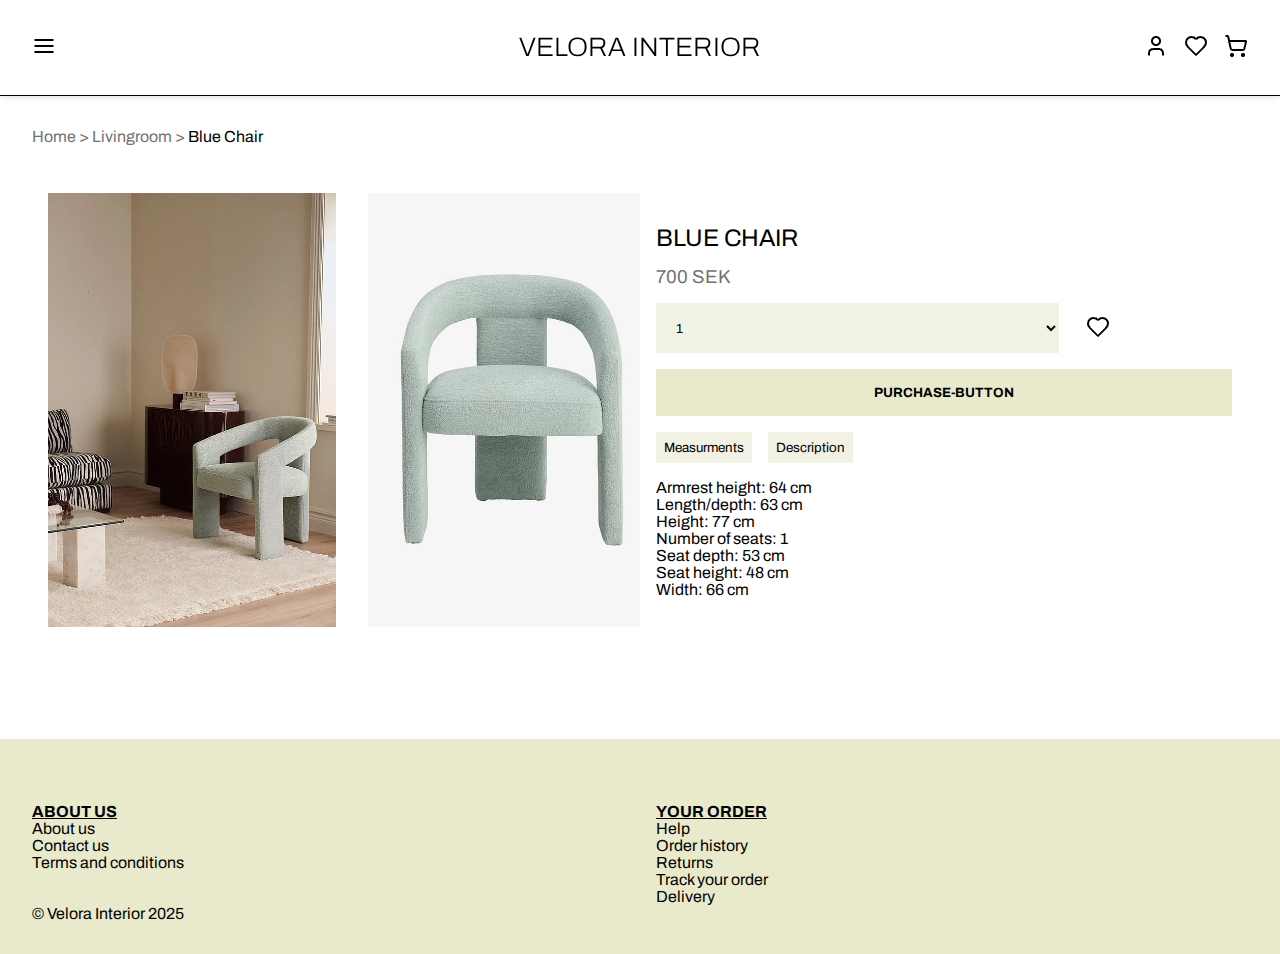
<file: chair.html>
<!DOCTYPE html>
<html lang="en">
  <head>
    <meta charset="UTF-8" />
    <meta name="viewport" content="width=device-width, initial-scale=1.0" />
    <title>Chair</title>
    <link rel="stylesheet" href="css/main.css" />
    

    <link rel="preconnect" href="https://fonts.googleapis.com" />
    <link rel="preconnect" href="https://fonts.gstatic.com" crossorigin />
    <link
      href="https://fonts.googleapis.com/css2?family=Archivo:ital,wght@0,100..900;1,100..900&display=swap"
      rel="stylesheet"
    />
  </head>
  <body>
    <header>
      <section class="menu">
        <div id="myhamburgermenu" class="hamburgermenu">
          <a
            href="javascript:void(0)"
            id="closebtnhamburger"
            onclick="closeHamburgerNav()"
            >&times;</a
          >
          <a href="livingroom.html">Livingroom</a>
          <a href="#">Bedroom</a>
          <a href="#">Kitchen</a>
          <a href="#">Bathroom</a>
          <a href="#">Hallway</a>
        </div>
        <button id="openbtnhamburger" onclick="openHamburgerNav()">
          <img src="img/align-justify.png" alt="hamburger" />
        </button>

        <a id="logo" href="index.html">VELORA INTERIOR</a>
        <div class="icons">
          <a href="#"> <img src="img/Lucide Icon.png" alt="Account" /></a>
          <a href="#"> <img src="img/Heart icon.png" alt="Like" /></a>
          <button id="openbtnshopping" onclick="openShoppingNav()">
            <img src="img/Shopping Cart Icon.png" alt="Shopping Cart" />
          </button>
        </div>

        <div id="myshoppingcart" class="shoppingcart">
          <a
            href="javascript:void(0)"
            id="closebtnshopping"
            onclick="closeShoppingNav()"
            >&times;</a
          >
          <p id="order">Basket</p>
          <div id="order-products"> 
            <div id="order-flex">
              <img src="img/chair1.webp" alt="blue chair">
              <p id="order-products-info">
                Blue Chair
                <br>
                700 kr
              </p>
              <button id="trashcan"><img src="img/trashcan.png" alt="trashcan"></button>
            </div>
          </div>

          <a id="checkout" href="checkout.html">checkout</a>
        </div>
      </section>
    </header>
    <main>
      <p id="direction">Home > Livingroom > <span class="direction-text">Blue Chair</span></p>
      <div class="chair-section">
        <div class="chair-container">
          <img src="img/chair.webp" alt="Chair 1" />
          <img src="img/chair1.webp" alt="Chair 2" />
          <img src="img/chair3.webp" alt="Chair 3" />
          <img src="img/chair4.webp" alt="Chair 4" />
          <img src="img/chair5.webp" alt="Chair 5" />
        </div>
        <div class="chair-info">
          <h2 class="product-name">Blue chair</h2>
          <h3 class="product-price2">700 SEK</h3>
          <div class="product-attributes">
            <!-- Inspiration from W3 Schools, Accesed: 26/02/25 https://www.w3schools.com/tags/tag_select.asp -->
            <select class="selectamount" id="amount">
              <option value="1">1</option>
              <option value="2">2</option>
              <option value="3">3</option>
              <option value="4">4</option>
              <option value="5">5</option>
            </select>
            <!-- End of inspiration from W3 schools -->
            <a id="hearticon-chair" href="#"> <img src="img/Heart icon.png" alt="Like" /></a>
        </div>
          <button id="purchase-button" type="button">purchase-button</button>
          <div id="product-info"> 
            <button id="information1" type="button">Measurments</button>
            <button id="information2" type="button">Description</button>
        </div>
        <p id="measurments"> 
          Armrest height: 64 cm
          <br>
          Length/depth: 63 cm
          <br>
          Height: 77 cm
          <br>
          Number of seats: 1
          <br>
          Seat depth: 53 cm
          <br>
          Seat height: 48 cm
          <br>
          Width: 66 cm </p>
        <p id="description">
          Modern design with upholstery in structured, firm chenille with a
          frame in plywood and solid wood. Foam filling 100% polyether with a max weight load of 100 kg.
          </p>
      </div>

    </main>
    <footer>
      <div class="linksfooter">
        <div class="about-us">
          <a href="#">About us</a>
          <p>
            About us
            <br />
            Contact us
            <br />
            Terms and conditions
          </p>
        </div>
        <div class="about-us">
          <a href="#">Your order</a>
          <p>
            Help
            <br />
            Order history
            <br />
            Returns
            <br />
            Track your order
            <br />
            Delivery
          </p>
        </div>
      </div>
      © Velora Interior 2025
    </footer>
    <script src="js/main.js" defer></script>
  </body>
</html>
</file>
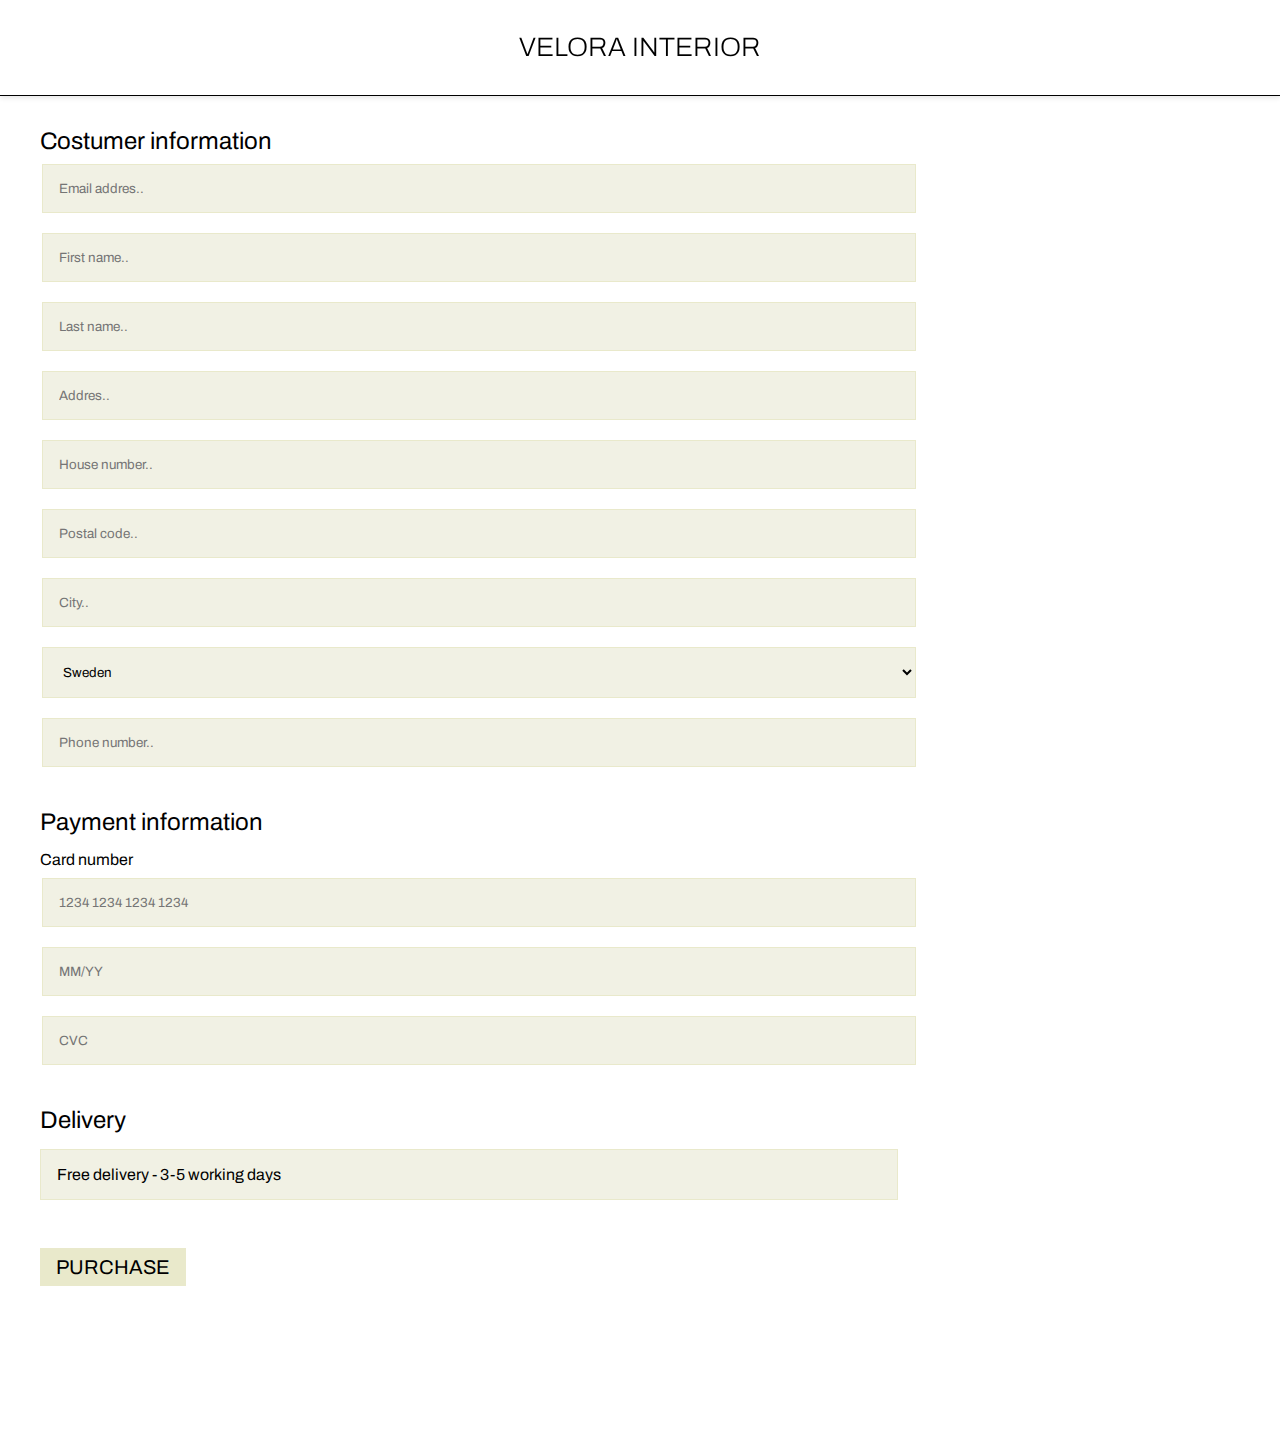
<file: checkout.html>
<!DOCTYPE html>
<html lang="en">
  <head>
    <meta charset="UTF-8" />
    <meta name="viewport" content="width=device-width, initial-scale=1.0" />
    <title>Checkout</title>
    <link rel="stylesheet" href="css/main.css" />
    <script src="js/main.js" defer></script>

    <link rel="preconnect" href="https://fonts.googleapis.com" />
    <link rel="preconnect" href="https://fonts.gstatic.com" crossorigin />
    <link
      href="https://fonts.googleapis.com/css2?family=Archivo:ital,wght@0,100..900;1,100..900&display=swap"
      rel="stylesheet"
    />
  </head>
  <body>
    <header>
      <section class="menu">
        <a id="logo" href="index.html">VELORA INTERIOR</a>
      </section>
    </header>
    <main class="checkout-page">
      <div id="order-products"></div>
      <h2>Costumer information</h2>
      <div class="costumerinfo">
        <form>
          <input
            type="text"
            id="email"
            name="emailaddres"
            placeholder="Email addres.."
          />
          <br />
          <input
            type="text"
            id="fname"
            name="firstname"
            placeholder="First name.."
          />
          <input
            type="text"
            id="lname"
            name="lastname"
            placeholder="Last name.."
          />
          <br />
          <input
            type="text"
            id="addres"
            name="address"
            placeholder="Addres.."
          />
          <input
            type="text"
            id="hnumber"
            name="housenumber"
            placeholder="House number.."
          />
          <br />
          <input
            type="text"
            id="pcode"
            name="postalcode"
            placeholder="Postal code.."
          />
          <br />
          <input type="text" id="city" name="city" placeholder="City.." />
          <select name="country" id="country">
            <option value="swe">Sweden</option>
            <option value="dk">Denmark</option>
            <option value="nr">Norway</option>
            <option value="fi">Finland</option>
          </select>
          <input
            type="text"
            id="number"
            name="number"
            placeholder="Phone number.."
          />
        </form>
      </div>

      <h2>Payment information</h2>
      <div class="cardinfo">
        <form>
          <p class="cardnumber">Card number</p>
          <input
            type="text"
            id="card"
            name="cardnumber"
            placeholder="1234 1234 1234 1234"
          />
          <input
            type="text"
            id="monthyear"
            name="monthyear"
            placeholder="MM/YY"
          />
          <input type="text" id="cvc" name="cvc" placeholder="CVC" />
        </form>
      </div>
      <h2>Delivery</h2>
      <p class="deliveryinfo">Free delivery - 3-5 working days</p>
      <div>
        <button id="payment"><a href="payment.html">Purchase</a></button>
      </div>
    </main>
  </body>
</html>
</file>
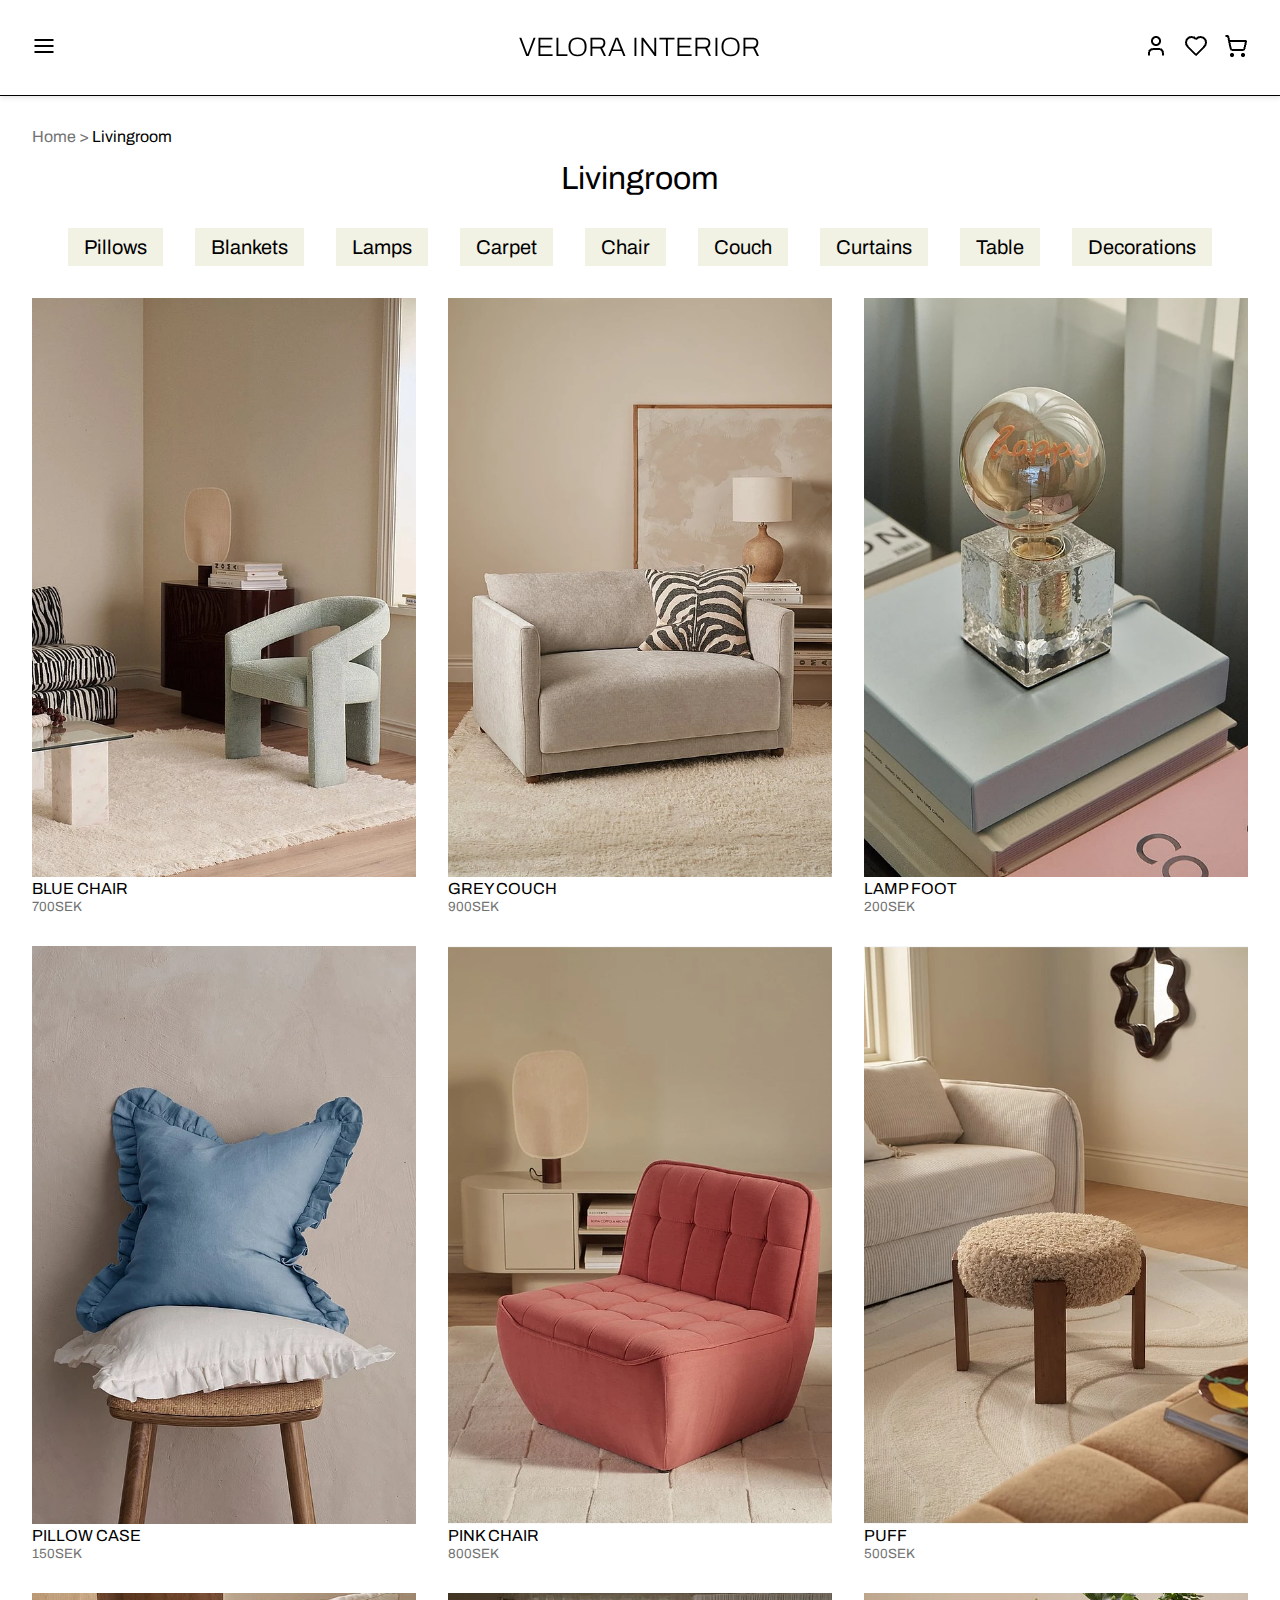
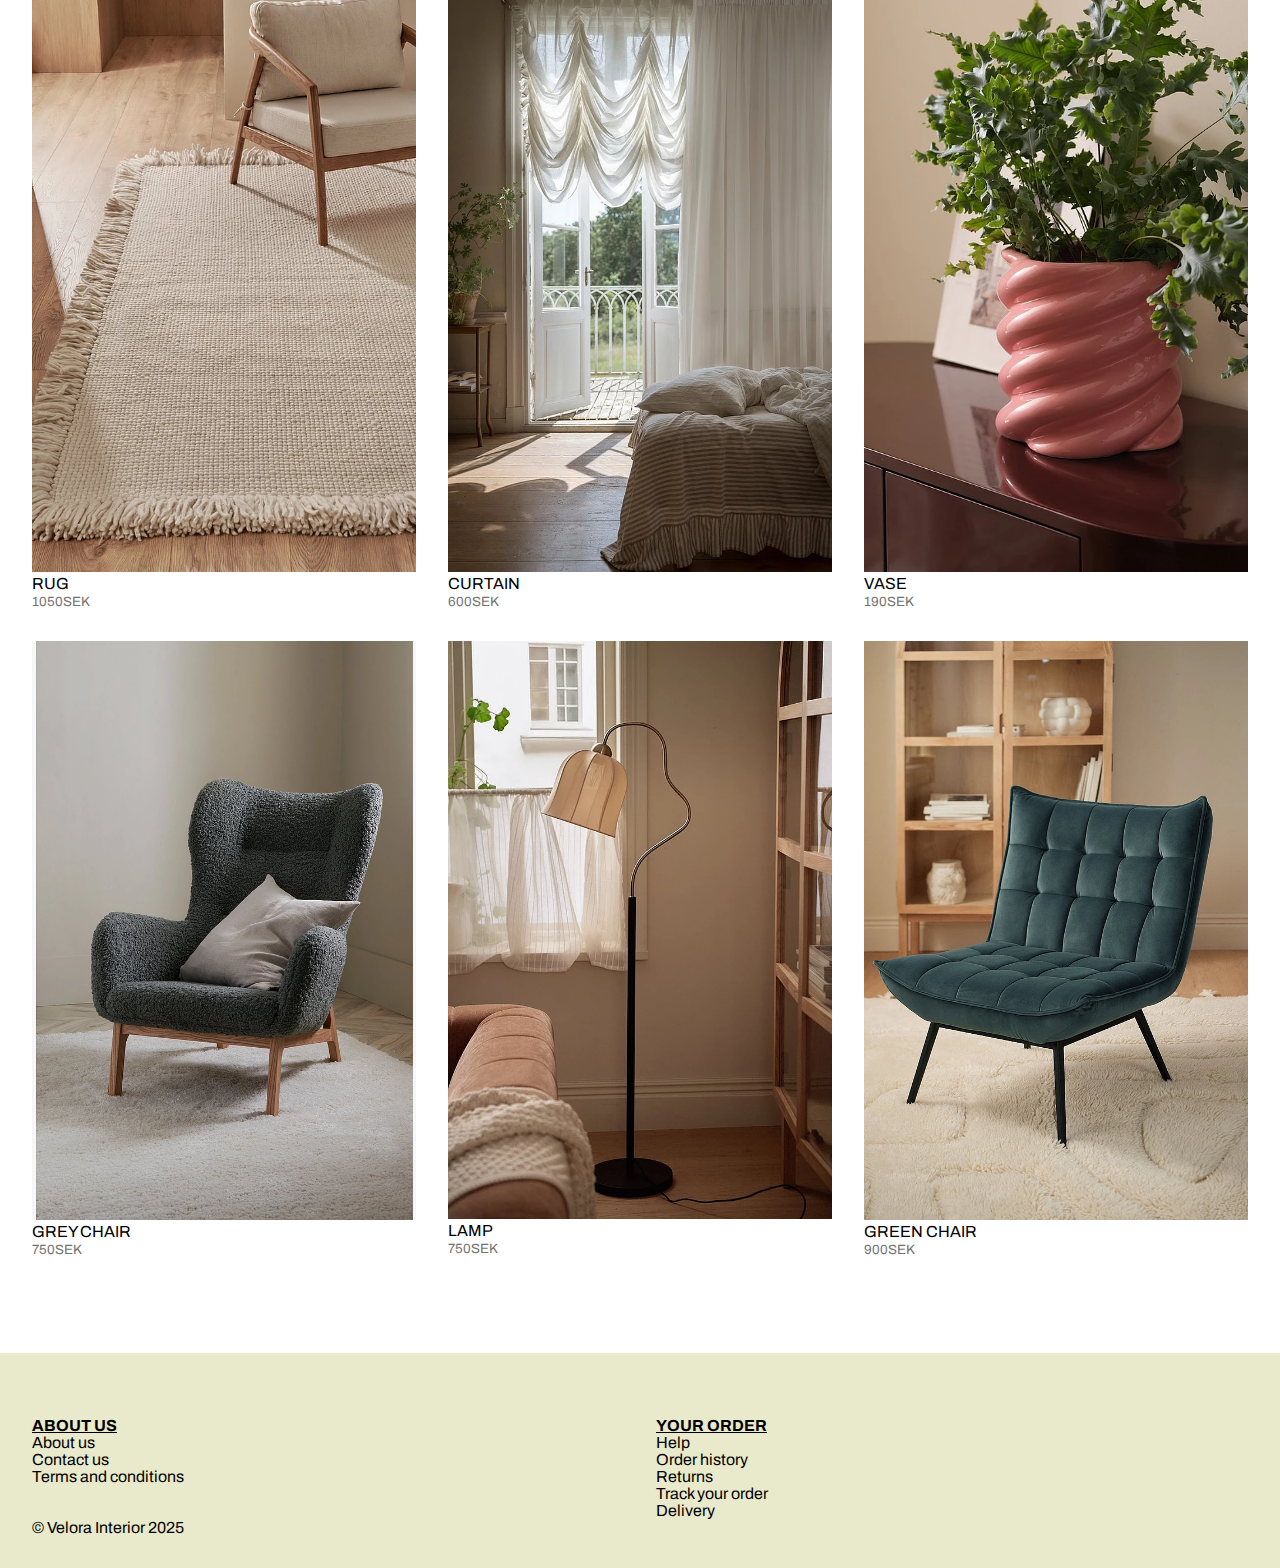
<file: livingroom.html>
<!DOCTYPE html>
<html lang="en">
  <head>
    <meta charset="UTF-8" />
    <meta name="viewport" content="width=device-width, initial-scale=1.0" />
    <title>Livingroom</title>
    <link rel="stylesheet" href="css/main.css" />
    <script src="js/main.js" defer></script>

    <link rel="preconnect" href="https://fonts.googleapis.com" />
    <link rel="preconnect" href="https://fonts.gstatic.com" crossorigin />
    <link
      href="https://fonts.googleapis.com/css2?family=Archivo:ital,wght@0,100..900;1,100..900&display=swap"
      rel="stylesheet"
    />
  </head>
  <body>
    <header>
      <section class="menu">
        <div id="myhamburgermenu" class="hamburgermenu">
          <a
            href="javascript:void(0)"
            id="closebtnhamburger"
            onclick="closeHamburgerNav()"
            >&times;</a
          >
          <a href="livingroom.html">Livingroom</a>
          <a href="#">Bedroom</a>
          <a href="#">Kitchen</a>
          <a href="#">Bathroom</a>
          <a href="#">Hallway</a>
        </div>
        <button id="openbtnhamburger" onclick="openHamburgerNav()">
          <img src="img/align-justify.png" alt="hamburger" />
        </button>

        <a id="logo" href="index.html">VELORA INTERIOR</a>
        <div class="icons">
          <a href="#"> <img src="img/Lucide Icon.png" alt="Account" /></a>
          <a href="#"> <img src="img/Heart icon.png" alt="Like" /></a>
          <button id="openbtnshopping" onclick="openShoppingNav()">
            <img src="img/Shopping Cart Icon.png" alt="Shopping Cart" />
          </button>
        </div>

        <div id="myshoppingcart" class="shoppingcart">
          <a
            href="javascript:void(0)"
            id="closebtnshopping"
            onclick="closeShoppingNav()"
            >&times;</a
          >
          <p id="order">Basket</p>
          <div id="order-products">
            <div id="order-flex">
              <img src="img/chair1.webp" alt="blue chair" />
              <p id="order-products-info">
                Blue Chair
                <br />
                700 kr
              </p>
              <button id="trashcan">
                <img src="img/trashcan.png" alt="trashcan" />
              </button>
            </div>
          </div>
          <a id="checkout" href="checkout.html">checkout</a>
        </div>
      </section>
    </header>

    <main>
      <p id="direction">
        Home > <span class="direction-text">Livingroom</span>
      </p>
      <h1 id="h1lr">Livingroom</h1>

      <div class="lrmenu">
        <a class="button" href="#">Pillows</a>
        <a class="button" href="#">Blankets</a>
        <a class="button" href="#">Lamps</a>
        <a class="button" href="#">Carpet</a>
        <a class="button" href="#">Chair</a>
        <a class="button" href="#">Couch</a>
        <a class="button" href="#">Curtains</a>
        <a class="button" href="#">Table</a>
        <a class="button" href="#">Decorations</a>
      </div>
      <!-- Inspiration from W3 schools - Accssesed: 20/02/25 https://www.w3schools.com/howto/howto_css_image_overlay.asp -->
      <section class="products">
        <a href="chair.html">
          <figure
            class="images"
            style="position: relative; display: inline-block"
          >
            <img class="image1" src="img/chair.webp" alt="Chair" />
            <img class="image2" src="img/chair1.webp" alt="Chair 2nd img" />
            <figcaption>
              <span class="product-name">Blue chair</span> <br />
              <span class="product-price">700SEK</span>
            </figcaption>
          </figure>
        </a>

        <a href="#">
          <figure
            class="images"
            style="position: relative; display: inline-block"
          >
            <img class="image1" src="img/couch.webp" alt="Couch" />
            <img class="image2" src="img/couch1.webp" alt="Couch 2nd img" />
            <figcaption>
              <span class="product-name">Grey couch</span> <br />
              <span class="product-price">900SEK</span>
            </figcaption>
          </figure>
        </a>

        <a href="#">
          <figure
            class="images"
            style="position: relative; display: inline-block"
          >
            <img class="image1" src="img/lamp.webp" alt="Lamp" />
            <img class="image2" src="img/lamp1.webp" alt="Lamp 2nd picture" />
            <figcaption>
              <span class="product-name">Lamp foot</span> <br />
              <span class="product-price">200SEK</span>
            </figcaption>
          </figure>
        </a>

        <a href="#">
          <figure
            class="images"
            style="position: relative; display: inline-block"
          >
            <img class="image1" src="img/pillow.webp" alt="Pillow" />
            <img class="image2" src="img/pillow1.webp" alt="Pillow 2nd img" />
            <figcaption>
              <span class="product-name">Pillow case</span> <br />
              <span class="product-price">150SEK</span>
            </figcaption>
          </figure>
        </a>

        <a href="#">
          <figure
            class="images"
            style="position: relative; display: inline-block"
          >
            <img class="image1" src="img/pinkChair.webp" alt="Pink chair" />
            <img
              class="image2"
              src="img/pinkChair1.webp"
              alt="Pink chair 2nd img"
            />
            <figcaption>
              <span class="product-name">Pink chair</span> <br />
              <span class="product-price">800SEK</span>
            </figcaption>
          </figure>
        </a>

        <a href="#">
          <figure
            class="images"
            style="position: relative; display: inline-block"
          >
            <img class="image1" src="img/puff.webp" alt="Puff" />
            <img class="image2" src="img/puff1.webp" alt="Puff 2nd img" />
            <figcaption>
              <span class="product-name">Puff</span> <br />
              <span class="product-price">500SEK</span>
            </figcaption>
          </figure>
        </a>

        <a href="#">
          <figure
            class="images"
            style="position: relative; display: inline-block"
          >
            <img class="image1" src="img/rug.webp" alt="Rug" />
            <img class="image2" src="img/rug1.webp" alt="Rug 2nd img" />
            <figcaption>
              <span class="product-name">Rug</span> <br />
              <span class="product-price">1050SEK</span>
            </figcaption>
          </figure>
        </a>

        <a href="#">
          <figure
            class="images"
            style="position: relative; display: inline-block"
          >
            <img class="image1" src="img/curtain.webp" alt="Curtain" />
            <img class="image2" src="img/curtain1.webp" alt="Curtain 2nd img" />
            <figcaption>
              <span class="product-name">Curtain</span> <br />
              <span class="product-price">600SEK</span>
            </figcaption>
          </figure>
        </a>

        <a href="#">
          <figure
            class="images"
            style="position: relative; display: inline-block"
          >
            <img class="image1" src="img/vase.webp" alt="vase" />
            <img class="image2" src="img/vase1.webp" alt="Vase 2nd img" />
            <figcaption>
              <span class="product-name">Vase</span> <br />
              <span class="product-price">190SEK</span>
            </figcaption>
          </figure>
        </a>

        <a href="#">
          <figure
            class="images"
            style="position: relative; display: inline-block"
          >
            <img class="image1" src="img/chair7.1.webp" alt="vase" />
            <img class="image2" src="img/chair7.2.webp" alt="Vase 2nd img" />
            <figcaption>
              <span class="product-name">Grey chair</span> <br />
              <span class="product-price">750SEK</span>
            </figcaption>
          </figure>
        </a>
        <a href="#">
          <figure
            class="images"
            style="position: relative; display: inline-block"
          >
            <img class="image1" src="img/lamp2.webp" alt="vase" />
            <img class="image2" src="img/lamp2.1.webp" alt="Vase 2nd img" />
            <figcaption>
              <span class="product-name">Lamp</span> <br />
              <span class="product-price">750SEK</span>
            </figcaption>
          </figure>
        </a>
        <a href="#">
          <figure
            class="images"
            style="position: relative; display: inline-block"
          >
            <img class="image1" src="img/chair9.1.webp" alt="vase" />
            <img class="image2" src="img/chair9.2.webp" alt="Vase 2nd img" />
            <figcaption>
              <span class="product-name">Green chair</span> <br />
              <span class="product-price">900SEK</span>
            </figcaption>
          </figure>
        </a>
      </section>
      <!-- Help from W3 schools ended -->
    </main>

    <footer>
      <div class="linksfooter">
        <div class="about-us">
          <a href="#">About us</a>
          <p>
            About us
            <br />
            Contact us
            <br />
            Terms and conditions
          </p>
        </div>
        <div class="about-us">
          <a href="#">Your order</a>
          <p>
            Help
            <br />
            Order history
            <br />
            Returns
            <br />
            Track your order
            <br />
            Delivery
          </p>
        </div>
      </div>
      © Velora Interior 2025
    </footer>
  </body>
</html>
</file>
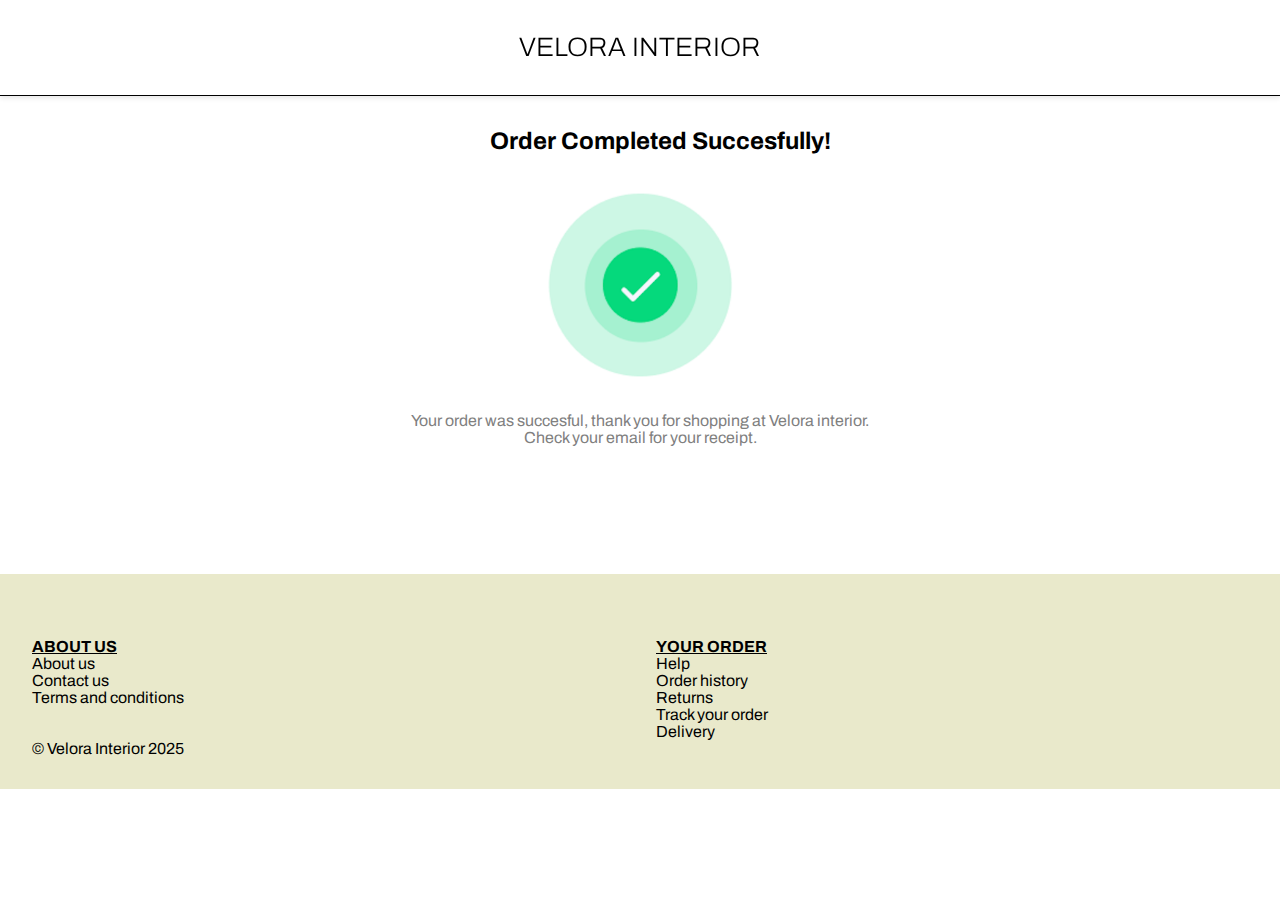
<file: payment.html>
<!DOCTYPE html>
<html lang="en">
  <head>
    <meta charset="UTF-8" />
    <meta name="viewport" content="width=device-width, initial-scale=1.0" />
    <title>Payment</title>
    <link rel="stylesheet" href="css/main.css" />
    <script src="js/main.js" defer></script>

    <link rel="preconnect" href="https://fonts.googleapis.com" />
    <link rel="preconnect" href="https://fonts.gstatic.com" crossorigin />
    <link
      href="https://fonts.googleapis.com/css2?family=Archivo:ital,wght@0,100..900;1,100..900&display=swap"
      rel="stylesheet"
    />
  </head>
  <body>
    <header>
      <section class="menu">
        <a id="logo" href="index.html">VELORA INTERIOR</a>
      </section>
    </header>
    <h2 id="purchase">Order Completed Succesfully!</h2>
    <img id="purchaseicon" src="img/payment.png" alt="payment icon" />
    <h4 id="purchase2">
      Your order was succesful, thank you for shopping at Velora interior.
      <br />
      Check your email for your receipt.
    </h4>
  </body>
  <footer>
    <div class="linksfooter">
      <div class="about-us">
        <a href="#">About us</a>
        <p>
          About us
          <br />
          Contact us
          <br />
          Terms and conditions
        </p>
      </div>
      <div class="about-us">
        <a href="#">Your order</a>
        <p>
          Help
          <br />
          Order history
          <br />
          Returns
          <br />
          Track your order
          <br />
          Delivery
        </p>
      </div>
    </div>
    © Velora Interior 2025
  </footer>
</html>
</file>
<file: css/main.css>
/* BACKGROUND AND FONTS */
/*Help from second year NMD student Erik Sandquist*/
html {
  background-color: #ffffff;
}

body {
  padding-top: 6rem;
}
/* End of help from NMD student*/
* {
  font-family: "Archivo", serif;
  font-weight: 400;
  margin: 0;
  padding: 0;
  box-sizing: border-box;
}
/* END OF BACKGROUND AND FONTS*/

/* CSS FOR BUTTONS */
/*Button: buttons in index file
lrmenu: buttons in livingroom file*/
.buttonsection,
div.lrmenu {
  display: flex;
  gap: 4rem;
  justify-content: center;
}

.button {
  display: block;
  width: fit-content;
  font-size: 15pt;
}

.button,
div.lrmenu a {
  text-decoration: none;
  color: black;
  background-color: rgb(241, 241, 228);
  border: none;
  padding: 8px 16px;
  transition: all 0.3s;
  transform: scale(1);
}

.button:hover,
div.lrmenu a:hover {
  color: black;
  background-color: rgb(233, 233, 203);
  transform: scale(1.1);
}

div.lrmenu {
  overflow: auto;
  gap: 2rem;
  margin: auto;
  margin-top: 2rem;
}

/*#checkout: button in shoppingcart*/
.shoppingcart #checkout {
  border: 1px solid rgb(164, 199, 245);
  background-color: rgb(164, 199, 245);
  width: fit-content;
  padding: 8px 16px;
  margin: 2rem;
  transition: all 0.3s;
  transform: scale(1);
}

.shoppingcart #checkout:hover {
  color: black;
  background-color: rgb(135, 182, 242);
  border: rgb(135, 182, 242);
  transform: scale(1.1);
}

/*Purchase-button: Button in chair file 
Payment: Button in payment file, (purchase)*/
#purchase-button,
#payment {
  background-color: rgb(233, 233, 203);
  color: black;
  font-weight: bold;
  padding: 1rem 2rem;
  border: none;
  cursor: pointer;
  text-transform: uppercase;
  transition: all 0.3s;
  transform: scale(1);
}

#purchase-button:hover,
#payment:hover {
  color: black;
  background-color: rgb(215, 215, 170);
  border: none;
  transform: scale(1.01);
}

#payment {
  display: block;
  width: fit-content;
  padding: 8px 16px;
  margin-top: 3rem;
  margin-left: 2.5rem;
  margin-bottom: 10rem;
}

#payment a {
  text-decoration: none;
  font-size: 15pt;
  color: black;
}

#payment:hover {
  transform: scale(1.1);
}

/* CSS for Index html */
/* HEADER */
.menu {
  display: flex;
  flex-direction: row;
  align-items: center;
  /* start ChatGPT. Accessed: 21/02/25 https://chatgpt.com/share/67b872ad-9090-8007-83f7-a1b174d13e28 */
  position: relative;
  /* End ChatGPT*/
  justify-content: space-between;
  padding-right: 2rem;
  padding-left: 2rem;
  border-bottom: 1px solid black;
  /* help from chatGPT. Accessed: 16/02/25 https://chatgpt.com/share/67b34778-30e4-8007-a281-beb717b84785 */
  position: fixed;
  top: 0;
  width: 100%;
  height: 6rem;
  background: white;
  z-index: 1000; /* Ensures it stays above other elements */
  box-shadow: 0 2px 5px rgba(0, 0, 0, 0.1);
  /* help from chatGPT end */
}

#logo {
  /* Start ChatGPT. Accessed: 21/02/25 https://chatgpt.com/share/67b872ad-9090-8007-83f7-a1b174d13e28 */
  position: absolute;
  left: 50%;
  transform: translateX(-50%);
  /* End ChatGPT*/
  text-transform: uppercase;
  font-weight: 250;
  font-size: 20pt;
  text-decoration: none;
  color: black;
}

.icons {
  display: flex;
  gap: 1rem;
}

/* Help through W3 schools for the hamburger menu - Accessed: 18-02-25 https://www.w3schools.com/howto/howto_js_mobile_navbar.asp  */

.hamburgermenu,
.shoppingcart {
  height: 100%;
  width: 20rem;
  position: fixed;
  z-index: 1;
  top: 0;
  background-color: rgb(241, 241, 228, 0.98);
  overflow-x: hidden;
  padding-top: 2rem;
  transition: 0.5s;
}

.hamburgermenu a,
.shoppingcart a {
  text-decoration: none;
  font-size: 15pt;
  color: rgb(39, 39, 39);
  display: block;
  transition: 0.5s;
}

.hamburgermenu,
.shoppingcart {
  display: none;
}

.hamburgermenu {
  left: 0;
}

.hamburgermenu a {
  padding-left: 2rem;
  padding-bottom: 2rem;
}

.hamburgermenu a:hover {
  color: black;
  font-weight: bold;
}

.hamburgermenu #closebtnhamburger {
  position: absolute;
  top: 1rem;
  right: 2rem;
  font-size: 20pt;
}

#openbtnhamburger,
#openbtnshopping {
  background-color: white;
  border: none;
}
/*Help from w3 schools ended*/

.shoppingcart {
  right: 0;
}

/*END OF HEADER*/

/*MENU BAR*/
.linksheader {
  display: flex;
  flex-direction: column;
  align-items: center;
  justify-content: flex-end;
  padding-bottom: 3rem;
  height: 20rem;
  background-image: url(../img/homepage2.jpg);
  background-size: cover;
  background-position: center;
}

/* END OF MENU BAR*/

/*MAIN PAGE - QUOTE*/
#quote {
  margin: 6rem;
  text-align: center;
}

/*MAIN PAGE - SCROLLBAR*/
/*Inspiration from w3 schools. Accessed: 13/02/25 https://www.w3schools.com/howto/howto_css_menu_horizontal_scroll.asp*/

div.scrollmenu {
  display: flex;
  overflow: auto;
  gap: 2rem;
  margin: auto;
  justify-content: space-around;
}

div.scrollmenu img {
  width: 250px;
  height: 350px;
}

/*Advertising images on homepage*/
.sale {
  display: grid;
  grid-template-columns: repeat(2, 1fr);
  margin-top: 8rem;
  gap: 2rem;
}
.sale img {
  width: 100%;
  height: auto;
  object-fit: contain;
}

/* END OF MAIN PAGE */
/* END CSS for Index html */

/*Direction on page - showing where on the site you are loacted*/
#direction {
  padding-top: 2rem;
  padding-left: 2rem;
  color: rgb(114, 114, 114);
}

.direction-text {
  color: black;
}

/*Heading livingroom.html*/
#h1lr {
  margin-top: 1rem;
  text-align: center;
}

/*The displayed products - Livingroom*/
.products {
  display: grid;
  grid-template-columns: repeat(3, 1fr);
  gap: 2rem;
  margin: 2rem;
}

.products figcaption {
  color: black;
  text-decoration: none;
}

/*Hoover over img to see another product img*/
/* Inspiration from W3 schools - Accssesed: 20/02/25 https://www.w3schools.com/howto/howto_css_image_overlay.asp */
.images img {
  width: 100%;
  transition: opacity 0.5s;
}

.images:hover .image1 {
  opacity: 1;
}

.images:hover .image2 {
  opacity: 1;
}

.image2 {
  position: absolute;
  top: 0;
  left: 0;
  width: 100%;
  opacity: 0;
}
/*Inspiration from W3 ended*/
/* END CSS for livingroom html */

/* CSS for chair.html*/
.chair-section {
  display: grid;
  grid-template-columns: 1fr 1fr;
  align-items: top;
  margin: 2rem;
}

/*Inspiration from W3 Schools, Accesed: 21/02/25 https://www.w3schools.com/howto/howto_css_image_gallery_scroll.asp*/
.chair-container {
  display: flex;
  justify-content: flex-start;
  overflow-x: auto;
  white-space: nowrap;
  gap: 0rem;
  padding: 0rem;
  scrollbar-width: none;
  max-width: 100;
}

.chair-container::-webkit-scrollbar {
  display: none;
}

.chair-container img {
  width: 20rem;
  padding: 1rem;
  height: fit-content;
}
/*End of inspiration from W3 Schools*/

.chair-info {
  display: flex;
  flex-direction: column;
  gap: 1rem;
  padding: 1rem;
}

.product-name {
  padding-left: 0;
  text-transform: uppercase;
}

.product-price {
  font-size: 10pt;
}

.product-price,
.product-price2 {
  color: rgb(114, 114, 114);
}

.product-attributes {
  display: flex;
  gap: 1rem;
}

.selectamount {
  background-color: rgb(241, 241, 228);
  color: black;
  padding: 1rem;
  padding-right: 4rem;
  border: none;
  cursor: pointer;
  margin: 0;
}

#hearticon-chair {
  padding: 0.7rem;
  padding-top: 0.75rem;
}

#product-info {
  display: flex;
  gap: 1rem;
}

#measurments.visible {
  display: none;
}

#information1,
#information2 {
  background-color: rgb(241, 241, 228);
  color: black;
  padding: 0.5rem;
  border: none;
}

#description.visible {
  display: block;
}

#description {
  display: none;
}

/* END of chair.html */

/*CSS for checkout.html*/
/*Headings*/
h2 {
  padding-top: 2rem;
  padding-left: 2.5rem;
}

input[type="text"],
select,
.deliveryinfo {
  background-color: rgb(241, 241, 228);
  width: 70%;
  padding: 1rem 1rem;
  border: 1px solid rgb(233, 233, 203);
}

input[type="text"],
select {
  margin: 10px;
}

.deliveryinfo {
  width: 67%;
  margin-left: 2.5rem;
  margin-top: 1rem;
}

.costumerinfo,
.cardinfo {
  padding-left: 2rem;
}

.cardnumber {
  padding-top: 1rem;
  padding-left: 0.5rem;
}

/*PAYMENT html*/
#purchase {
  text-align: center;
  padding-bottom: 2rem;
  font-weight: bold;
}

#purchaseicon {
  display: block;
  margin: 0 auto;
  width: 12rem;
  height: auto;
  animation: purchaseiconBounce 1.2s ease-in-out;
}

#purchase2 {
  padding-top: 2rem;
  text-align: center;
  color: grey;
  padding-bottom: 2rem;
}

@keyframes purchaseiconBounce {
  0% {
    transform: scale(1);
  }
  50% {
    transform: scale(1.2);
  }
  100% {
    transform: scale(1);
  }
}

/*BASKET*/
/*Heading in basket*/
#order {
  font-size: 20pt;
  border-bottom: 2pt solid black;
  width: fit-content;
  margin-top: 2rem;
  margin-left: 2rem;
}

/*Closingtab in basket*/
.shoppingcart #closebtnshopping {
  position: absolute;
  top: 1rem;
  left: 2rem;
  font-size: 20pt;
}

/*Help from NMD student Erik Sandquist*/
.cart-visable {
  display: block !important;
}
/*End of help*/

#myshoppingcart {
  display: none;
}

#order-products p {
  color: black;
}

#order-products {
  display: none;
}

#order-flex {
  margin-top: 2rem;
  margin-left: 2rem;
  display: flex;
  flex-direction: row;
  align-items: center;
  justify-content: space-between;
  padding-right: 1rem;
}

#order-products img {
  width: 6rem;
}

#trashcan img {
  width: 1rem;
}

/*FOOTER - LINKS*/
footer {
  background-color: rgb(233, 233, 203);
  margin-top: 6rem;
  padding-top: 4rem;
  padding-bottom: 2rem;
  padding-left: 2rem;
}

.linksfooter {
  display: grid;
  grid-template-columns: repeat(2, 1fr);
}

.linksfooter a {
  color: black;
  font-weight: bold;
  text-transform: uppercase;
}

/*Media requires*/
/*800px, 850px, 1225px*/
/* Media for buttons in linkheader */
@media screen and (max-width: 850px) {
  .buttonsection {
    gap: 2rem;
  }
  .button {
    font-size: 12pt;
  }
}
/* Media for quote */
@media screen and (max-width: 800px) {
  #quote {
    margin: 4rem;
  }
}
/* @media for livingrrom scrollmenu, categories */
@media screen and (max-width: 1225px) {
  div.lrmenu {
    justify-content: flex-start;
    margin-left: 2rem;
    margin-right: 2rem;
  }
}

/*600px*/
/*Media for content alignment*/
@media screen and (max-width: 600px) {
  .checkout-page {
    display: flex;
    flex-direction: column;
    align-items: center;
    text-align: center;
  }
}

/* Media for logo */
@media screen and (max-width: 600px) {
  #logo {
    font-size: 14pt;
    left: 50%;
  }
}
/*Media for linksheader*/
@media screen and (max-width: 600px) {
  .linksheader {
    height: 12rem;
  }

  .buttonsection {
    display: none;
  }
}
/*Media for quote*/
@media screen and (max-width: 600px) {
  #quote {
    margin: 2rem;
  }
}
/*Media for sale images*/
@media screen and (max-width: 600px) {
  .sale {
    margin-top: 3rem;
  }
}
/*Livingroom - product page*/
@media screen and (max-width: 600px) {
  .products {
    display: grid;
    grid-template-columns: repeat(2, 1fr);
    gap: 2rem;
    margin-left: 2rem;
    margin-right: 2rem;
    margin-top: 2rem;
  }
}

/*425px*/
/*Icons in header*/
@media screen and (max-width: 425px) {
  .icons img {
    align-items: left;
    width: 1.2rem;
    height: auto;
  }
}

/*Media for sale images*/
@media screen and (max-width: 425px) {
  .sale {
    display: grid;
    grid-template-columns: 1fr;
    width: 100%;
  }
}

/*Livingroom - product page*/
@media screen and (max-width: 425px) {
  .products {
    display: grid;
    grid-template-columns: 1fr;
    width: 90%;
  }
}

/*Chair - Product page*/
@media screen and (max-width: 425px) {
  .chair-section {
    display: grid;
    grid-template-columns: 1fr;
    align-items: top;
  }
}
</file>
